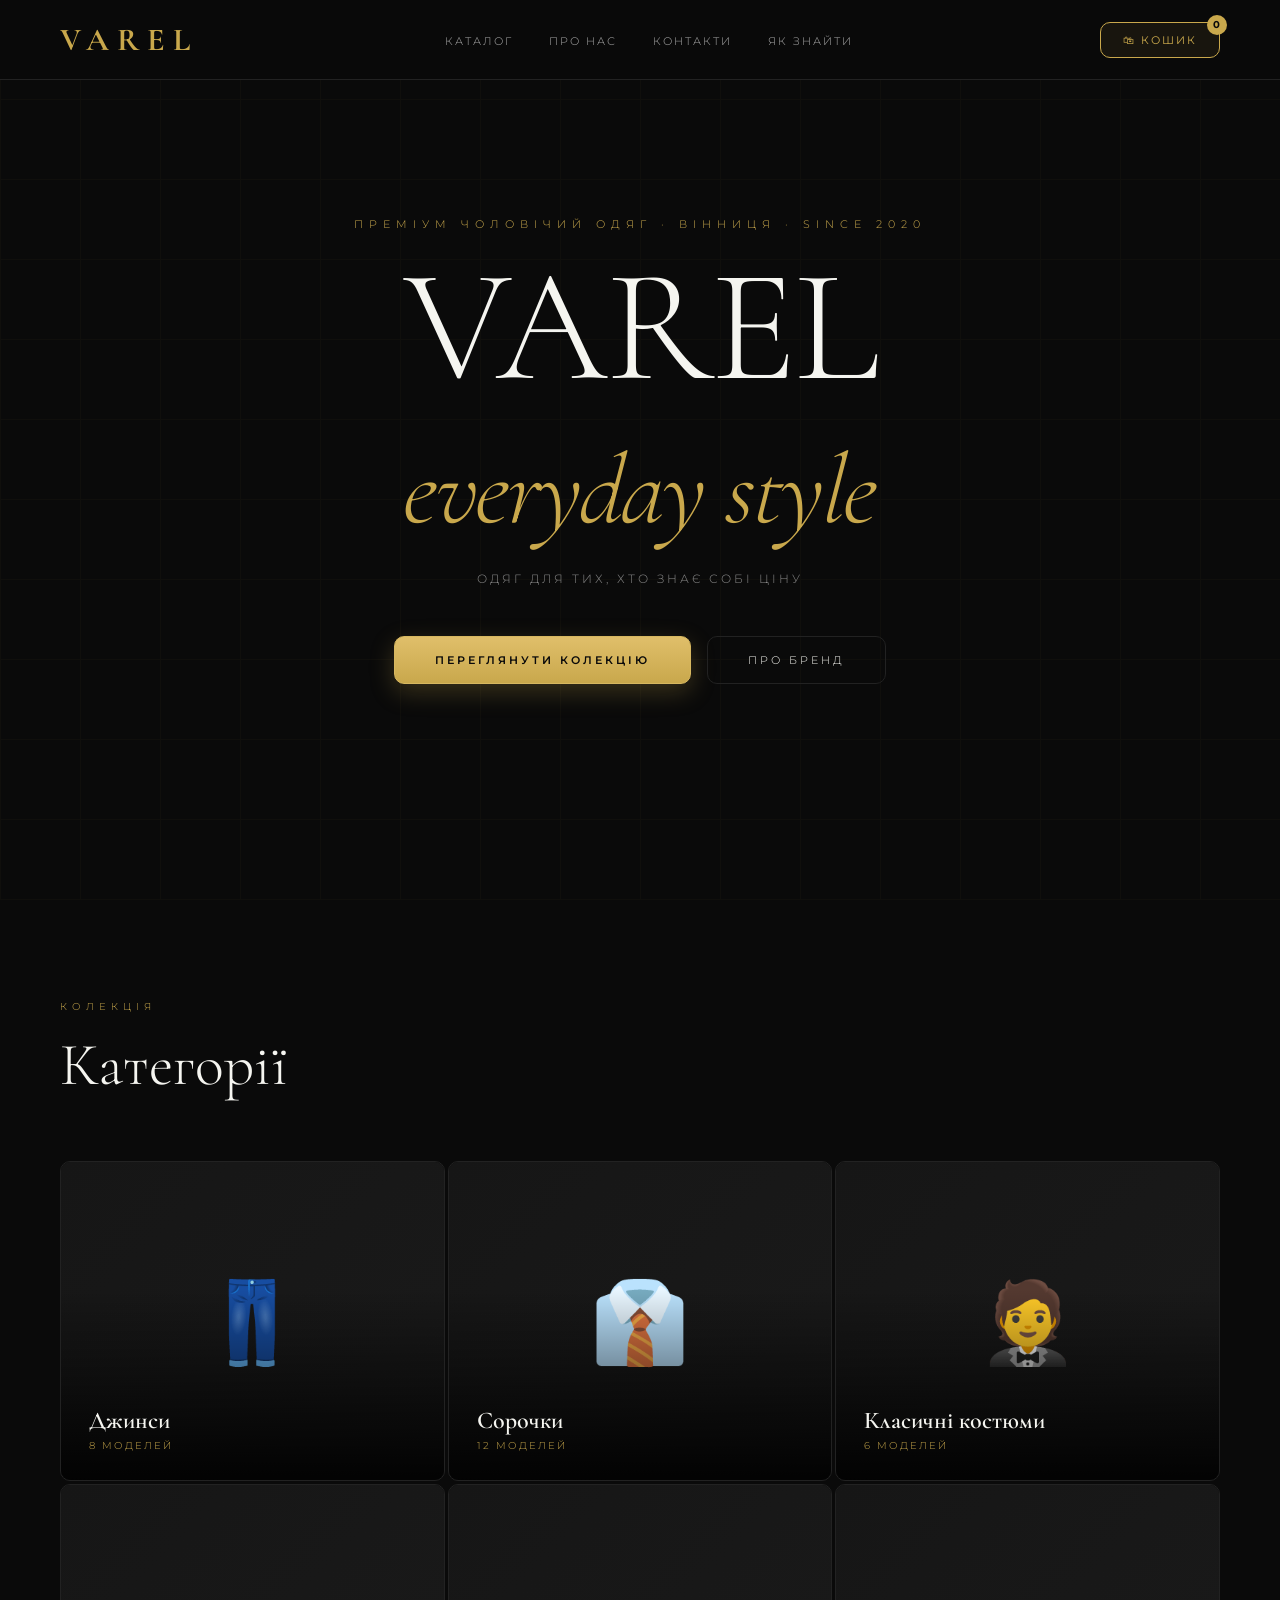
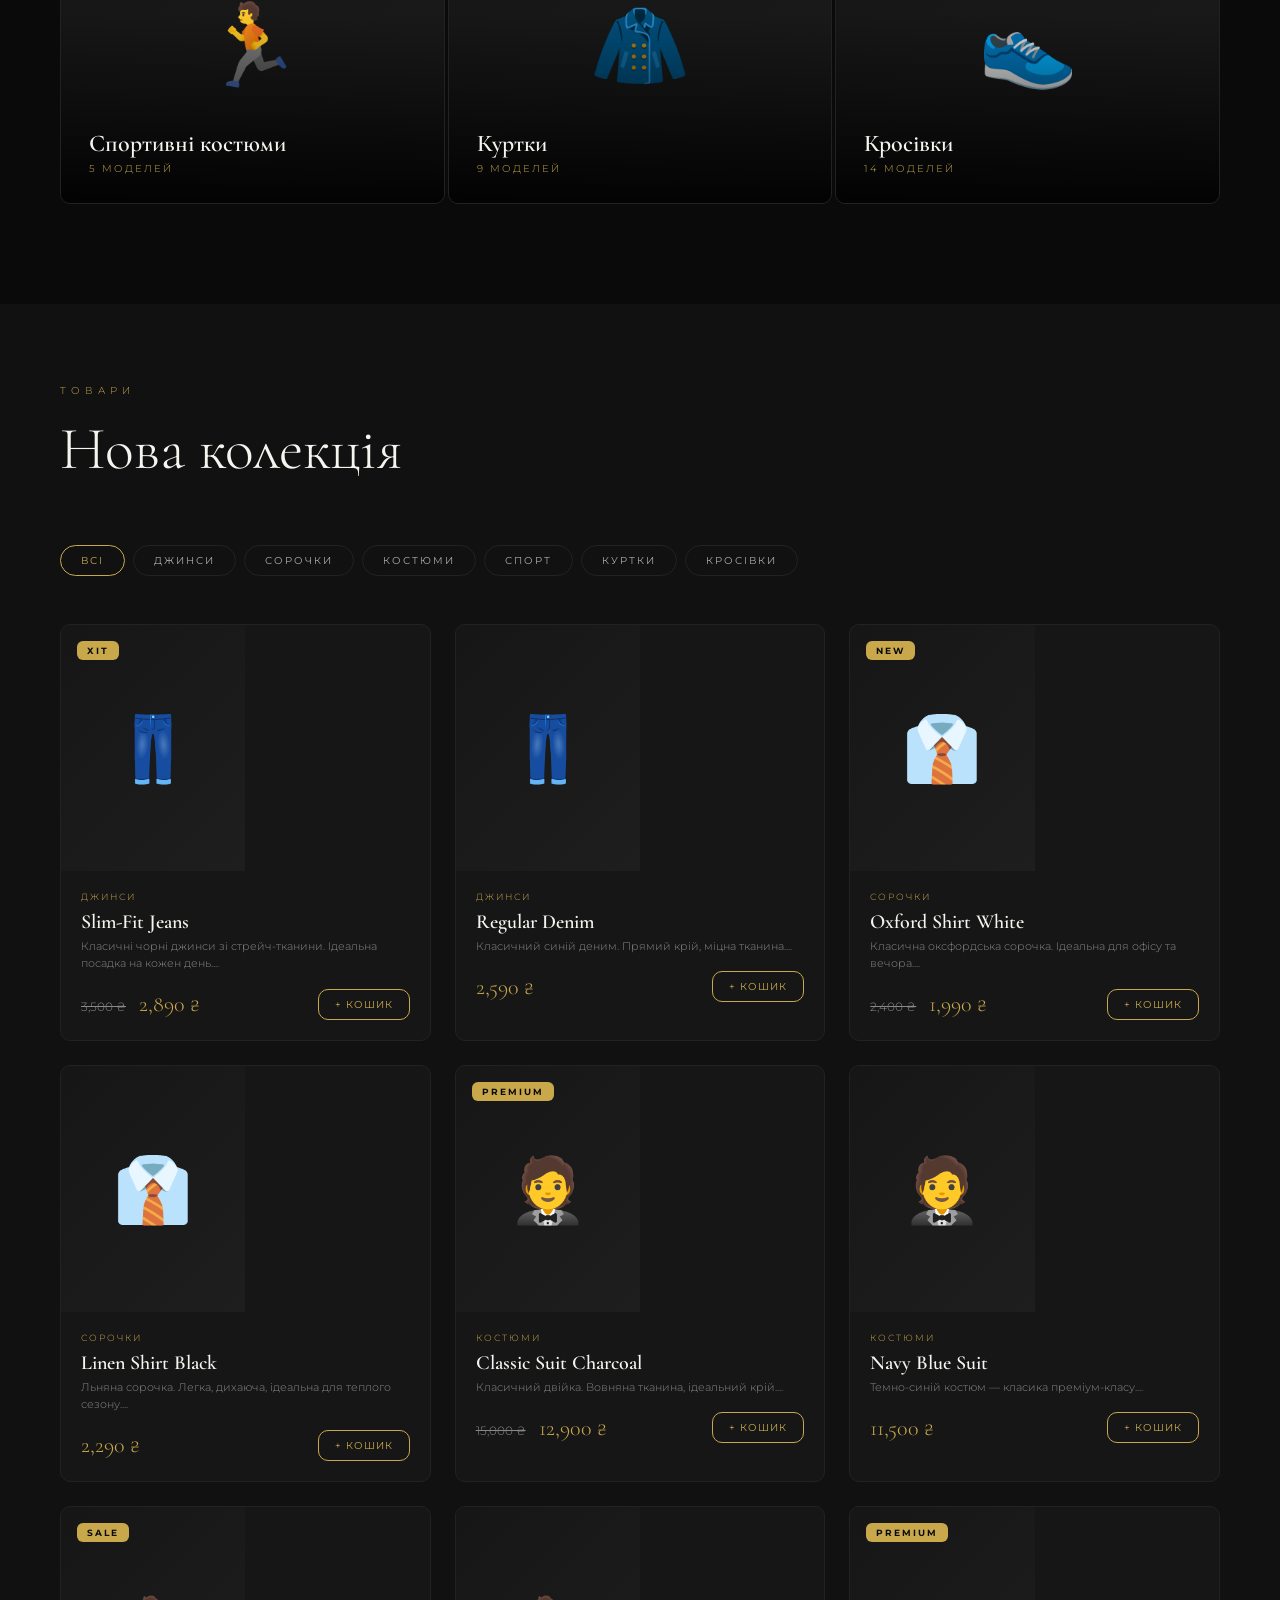
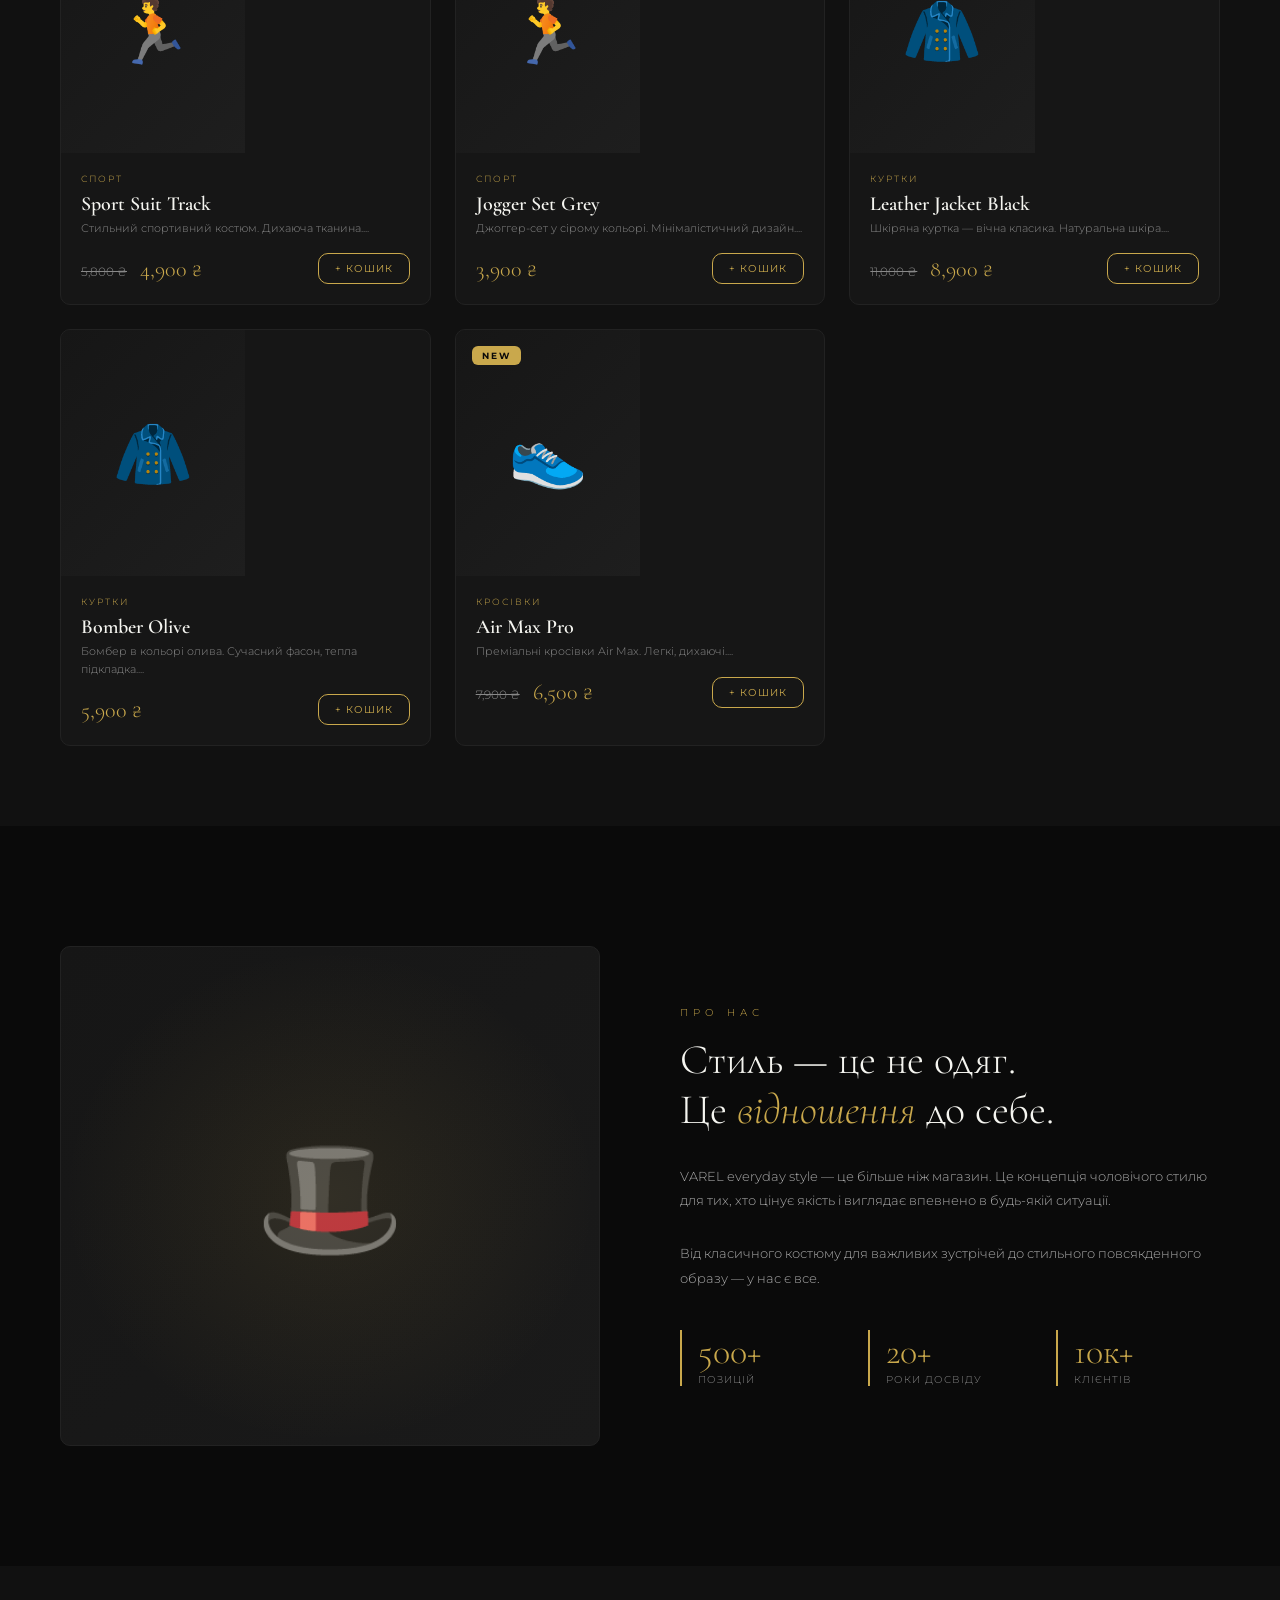
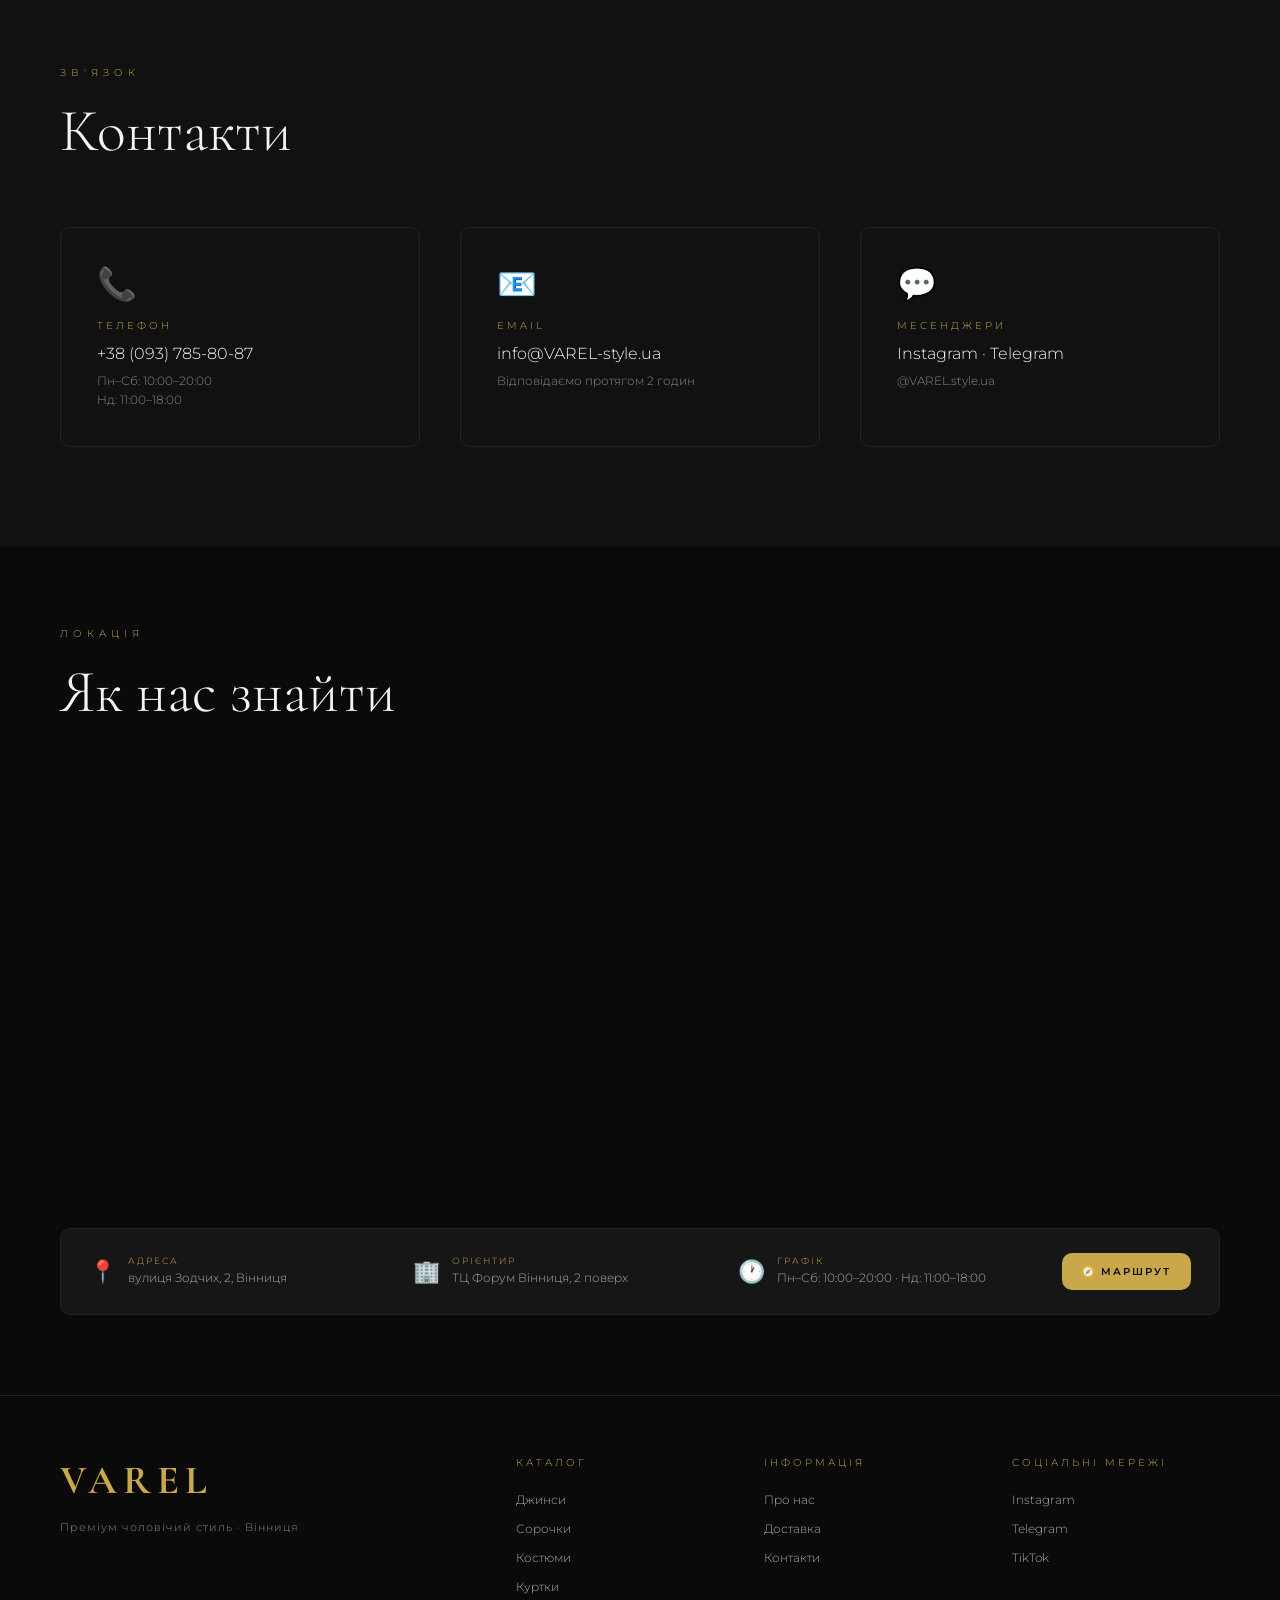
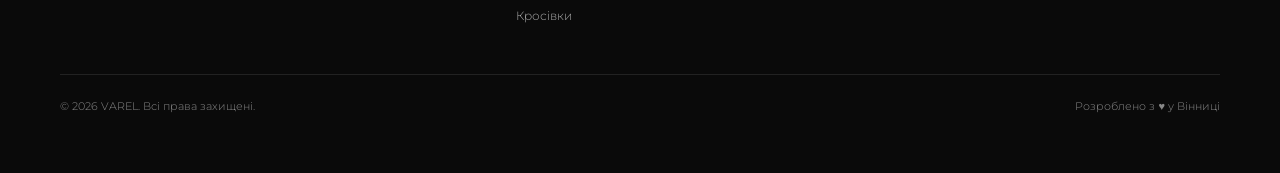
<file: frontend/index.html>
<!DOCTYPE html>
<html lang="uk">
<head>
  <meta charset="UTF-8">
  <meta name="viewport" content="width=device-width, initial-scale=1.0">
  <title>VAREL everyday style — Чоловічий Стиль</title>
  <link href="https://fonts.googleapis.com/css2?family=Cormorant+Garamond:wght@300;400;600;700&family=Montserrat:wght@300;400;500;600&display=swap" rel="stylesheet">
  <link rel="stylesheet" href="css/main.css">
  <link rel="stylesheet" href="css/hero.css">
  <link rel="stylesheet" href="css/products.css">
  <link rel="stylesheet" href="css/cart.css">
  <link rel="stylesheet" href="css/checkout.css">
</head>
<body>

<nav>
  <a href="#" class="nav-logo">VAREL</a>
  <ul class="nav-links">
    <li><a href="#catalogue">Каталог</a></li>
    <li><a href="#about">Про нас</a></li>
    <li><a href="#contact">Контакти</a></li>
    <li><a href="#find-us">Як знайти</a></li>
  </ul>
  <div>
    <button class="cart-btn" onclick="toggleCart()">
      🛍 Кошик <span class="cart-count" id="cartCount">0</span>
    </button>
  </div>
</nav>

<section class="hero" id="home">
  <div class="hero-overlay"></div>
  <div class="hero-lines"></div>
  <div class="hero-content">
    <p class="hero-label">Преміум чоловічий одяг · Вінниця · Since 2020</p>
    <h1 class="hero-title">VAREL<br><span>everyday style</span></h1>
    <p class="hero-sub">Одяг для тих, хто знає собі ціну</p>
    <div class="hero-cta">
      <a href="#products" class="btn-primary">Переглянути колекцію</a>
      <a href="#about" class="btn-outline">Про бренд</a>
    </div>
  </div>
</section>

<section class="section" id="catalogue">
  <p class="section-label">Колекція</p>
  <h2 class="section-title">Категорії</h2>
  <div class="categories-grid">
    <div class="cat-card" onclick="goToProducts('Джинси')">
      <div class="cat-img">👖</div>
      <div class="cat-overlay"><div class="cat-name">Джинси</div><div class="cat-count">8 моделей</div></div>
    </div>
    <div class="cat-card" onclick="goToProducts('Сорочки')">
      <div class="cat-img">👔</div>
      <div class="cat-overlay"><div class="cat-name">Сорочки</div><div class="cat-count">12 моделей</div></div>
    </div>
    <div class="cat-card" onclick="goToProducts('Костюми')">
      <div class="cat-img">🤵</div>
      <div class="cat-overlay"><div class="cat-name">Класичні костюми</div><div class="cat-count">6 моделей</div></div>
    </div>
    <div class="cat-card" onclick="goToProducts('Спорт')">
      <div class="cat-img">🏃</div>
      <div class="cat-overlay"><div class="cat-name">Спортивні костюми</div><div class="cat-count">5 моделей</div></div>
    </div>
    <div class="cat-card" onclick="goToProducts('Куртки')">
      <div class="cat-img">🧥</div>
      <div class="cat-overlay"><div class="cat-name">Куртки</div><div class="cat-count">9 моделей</div></div>
    </div>
    <div class="cat-card" onclick="goToProducts('Кросівки')">
      <div class="cat-img">👟</div>
      <div class="cat-overlay"><div class="cat-name">Кросівки</div><div class="cat-count">14 моделей</div></div>
    </div>
  </div>
</section>

<section class="products-section" id="products">
  <p class="section-label">Товари</p>
  <h2 class="section-title">Нова колекція</h2>
  <div class="filters" id="filtersBar">
    <button class="filter-btn active" onclick="filterProducts('all', this)">Всі</button>
    <button class="filter-btn" onclick="filterProducts('Джинси', this)">Джинси</button>
    <button class="filter-btn" onclick="filterProducts('Сорочки', this)">Сорочки</button>
    <button class="filter-btn" onclick="filterProducts('Костюми', this)">Костюми</button>
    <button class="filter-btn" onclick="filterProducts('Спорт', this)">Спорт</button>
    <button class="filter-btn" onclick="filterProducts('Куртки', this)">Куртки</button>
    <button class="filter-btn" onclick="filterProducts('Кросівки', this)">Кросівки</button>
  </div>
  <div class="products-grid" id="productsGrid"></div>
</section>

<section class="about-section" id="about">
  <div class="about-visual fade-in">🎩</div>
  <div class="about-content fade-in">
    <p class="section-label">Про нас</p>
    <h2 class="about-quote">Стиль — це не одяг.<br>Це <em>відношення</em> до себе.</h2>
    <p class="about-text">VAREL everyday style — це більше ніж магазин. Це концепція чоловічого стилю для тих, хто цінує якість і виглядає впевнено в будь-якій ситуації.</p>
    <p class="about-text">Від класичного костюму для важливих зустрічей до стильного повсякденного образу — у нас є все.</p>
    <div class="about-stats">
      <div class="stat"><div class="stat-num">500+</div><div class="stat-label">Позицій</div></div>
      <div class="stat"><div class="stat-num">20+</div><div class="stat-label">Роки досвіду</div></div>
      <div class="stat"><div class="stat-num">10к+</div><div class="stat-label">Клієнтів</div></div>
    </div>
  </div>
</section>

<section class="contact-section" id="contact">
  <p class="section-label">Зв'язок</p>
  <h2 class="section-title">Контакти</h2>
  <div class="contact-grid">
    <div class="contact-card fade-in">
      <div class="contact-icon">📞</div>
      <div class="contact-type">Телефон</div>
      <div class="contact-value">+38 (093) 785-80-87</div>
      <div class="contact-desc">Пн–Сб: 10:00–20:00<br>Нд: 11:00–18:00</div>
    </div>
    <div class="contact-card fade-in">
      <div class="contact-icon">📧</div>
      <div class="contact-type">Email</div>
      <div class="contact-value">info@VAREL-style.ua</div>
      <div class="contact-desc">Відповідаємо протягом 2 годин</div>
    </div>
    <div class="contact-card fade-in">
      <div class="contact-icon">💬</div>
      <div class="contact-type">Месенджери</div>
      <div class="contact-value">Instagram · Telegram</div>
      <div class="contact-desc">@VAREL.style.ua</div>
    </div>
  </div>
</section>

<section class="map-section" id="find-us">
  <p class="section-label">Локація</p>
  <h2 class="section-title">Як нас знайти</h2>
  <div class="map-wrapper">
    <iframe
      src="https://www.google.com/maps/embed?pb=!1m18!1m12!1m3!1d10358.173992578399!2d28.45437292773304!3d49.219374943458206!2m3!1f0!2f0!3f0!3m2!1i1024!2i768!4f13.1!3m3!1m2!1s0x472d5b86848059eb%3A0x9738e1a7621a80e4!2z0LLRg9C70LjRhtGPINCX0L7QtNGH0LjRhSwgMiwg0JLRltC90L3QuNGG0Y8sINCS0ZbQvdC90LjRhtGM0LrQsCDQvtCx0LvQsNGB0YLRjCwgMjEwMDA!5e1!3m2!1suk!2sua!4v1773686205527!5m2!1suk!2sua"
      width="100%" height="420" style="border:0;"
      allowfullscreen="" loading="lazy"
      referrerpolicy="no-referrer-when-downgrade">
    </iframe>
    <div class="map-info">
      <div class="map-info-item">
        <span class="map-info-icon">📍</span>
        <div><div class="map-info-title">Адреса</div><div class="map-info-text">вулиця Зодчих, 2, Вінниця</div></div>
      </div>
      <div class="map-info-item">
        <span class="map-info-icon">🏢</span>
        <div><div class="map-info-title">Орієнтир</div><div class="map-info-text">ТЦ Форум Вінниця, 2 поверх</div></div>
      </div>
      <div class="map-info-item">
        <span class="map-info-icon">🕐</span>
        <div><div class="map-info-title">Графік</div><div class="map-info-text">Пн–Сб: 10:00–20:00 · Нд: 11:00–18:00</div></div>
      </div>
      <a href="https://maps.google.com/?q=вулиця+Зодчих+2+Вінниця" target="_blank" class="map-directions-btn">🧭 Маршрут</a>
    </div>
  </div>
</section>

<footer>
  <div>
    <div class="footer-logo">VAREL</div>
    <p class="footer-tagline">Преміум чоловічий стиль · Вінниця</p>
  </div>
  <div>
    <div class="footer-col-title">Каталог</div>
    <ul class="footer-links">
      <li><a href="#" onclick="goToProducts('Джинси')">Джинси</a></li>
      <li><a href="#" onclick="goToProducts('Сорочки')">Сорочки</a></li>
      <li><a href="#" onclick="goToProducts('Костюми')">Костюми</a></li>
      <li><a href="#" onclick="goToProducts('Куртки')">Куртки</a></li>
      <li><a href="#" onclick="goToProducts('Кросівки')">Кросівки</a></li>
    </ul>
  </div>
  <div>
    <div class="footer-col-title">Інформація</div>
    <ul class="footer-links">
      <li><a href="#about">Про нас</a></li>
      <li><a href="#find-us">Доставка</a></li>
      <li><a href="#contact">Контакти</a></li>
    </ul>
  </div>
  <div>
    <div class="footer-col-title">Соціальні мережі</div>
    <ul class="footer-links">
      <li><a href="#">Instagram</a></li>
      <li><a href="#">Telegram</a></li>
      <li><a href="#">TikTok</a></li>
    </ul>
  </div>
  <div class="footer-bottom">
    <span>© 2026 VAREL. Всі права захищені.</span>
    <span>Розроблено з ♥ у Вінниці</span>
  </div>
</footer>

<!-- MODALS -->
<div class="modal-overlay" id="productModal">
  <div class="modal">
    <button class="modal-close" onclick="closeModal()">✕</button>
    <div class="modal-img" id="modalImg"></div>
    <div class="modal-content">
      <div class="modal-cat" id="modalCat"></div>
      <h2 class="modal-name" id="modalName"></h2>
      <p class="modal-desc" id="modalDesc"></p>
      <div class="modal-price" id="modalPrice"></div>
      <div class="size-label">Оберіть розмір</div>
      <div class="sizes" id="modalSizes"></div>
      <div class="qty-label">Кількість</div>
      <div class="qty-control">
        <button class="qty-btn" onclick="changeQty(-1)">−</button>
        <div class="qty-num" id="qtyNum">1</div>
        <button class="qty-btn" onclick="changeQty(1)">+</button>
      </div>
      <button class="modal-add-btn" onclick="addToCartFromModal()">Додати до кошика</button>
      <div class="modal-details" id="modalDetails"></div>
    </div>
  </div>
</div>

<div class="backdrop" id="backdrop" onclick="toggleCart()"></div>
<div class="cart-sidebar" id="cartSidebar">
  <div class="cart-header">
    <h2 class="cart-title">Кошик</h2>
    <button class="cart-close-btn" onclick="toggleCart()">✕</button>
  </div>
  <div class="cart-items" id="cartItems"></div>
  <div class="cart-footer" id="cartFooter" style="display:none">
    <div class="cart-total-row">
      <span class="cart-total-label">Разом</span>
      <span class="cart-total-price" id="cartTotal">0 ₴</span>
    </div>
    <button class="checkout-btn" onclick="openCheckout()">Оформити замовлення</button>
  </div>
</div>

<div class="checkout-modal" id="checkoutModal">
  <div class="checkout-box">
    <button class="modal-close" onclick="closeCheckout()" style="position:absolute;top:20px;right:20px;background:none;border:none;color:#888;font-size:24px;cursor:pointer;">✕</button>
    <div id="checkoutForm">
      <h2 class="checkout-title">Оформлення</h2>
      <p class="checkout-sub">Заповніть дані для замовлення</p>
      <div class="form-section">
        <div class="form-section-title">Особисті дані</div>
        <div class="form-row">
          <div class="form-group"><label>Ім'я</label><input type="text" id="firstName" placeholder="Олексій"></div>
          <div class="form-group"><label>Прізвище</label><input type="text" id="lastName" placeholder="Шевченко"></div>
        </div>
        <div class="form-row">
          <div class="form-group"><label>Телефон</label><input type="tel" id="phone" placeholder="+380"></div>
          <div class="form-group"><label>Email</label><input type="email" id="email" placeholder="email@gmail.com"></div>
        </div>
      </div>
      <div class="form-section">
        <div class="form-section-title">Доставка</div>
        <div class="delivery-options">
          <div class="delivery-option selected" id="del-nova" onclick="selectDelivery('nova')">
            <div class="delivery-option-icon">🚀</div>
            <div class="delivery-option-name">Нова Пошта</div>
            <div class="delivery-option-price">від 70 ₴</div>
          </div>
          <div class="delivery-option" id="del-ukr" onclick="selectDelivery('ukr')">
            <div class="delivery-option-icon">📮</div>
            <div class="delivery-option-name">Укрпошта</div>
            <div class="delivery-option-price">від 35 ₴</div>
          </div>
        </div>
        <div class="form-group"><label>Місто</label><input type="text" id="city" placeholder="Вінниця"></div>
        <div class="form-group"><label>Відділення</label><input type="text" id="branch" placeholder="Відділення №5"></div>
      </div>
      <div class="form-section">
        <div class="form-section-title">Оплата</div>
        <div class="payment-options">
          <div class="payment-option selected" id="pay-card" onclick="selectPayment('card')">
            <div class="payment-option-icon">💳</div>
            <div><div class="payment-option-name">Карткою онлайн</div><div class="payment-option-desc">Visa, Mastercard, Apple Pay</div></div>
          </div>
          <div class="payment-option" id="pay-cash" onclick="selectPayment('cash')">
            <div class="payment-option-icon">💵</div>
            <div><div class="payment-option-name">При отриманні</div><div class="payment-option-desc">Готівка або картка на пошті</div></div>
          </div>
        </div>
      </div>
      <div class="order-summary">
        <div class="order-summary-title">Ваше замовлення</div>
        <div id="orderSummaryItems"></div>
        <div class="order-line total"><span>Разом</span><span id="orderTotal">0 ₴</span></div>
      </div>
      <button class="submit-order-btn" onclick="submitOrder()">Підтвердити замовлення →</button>
    </div>
    <div class="success-screen" id="successScreen">
      <div class="success-icon">✅</div>
      <h2 class="success-title">Замовлення прийнято!</h2>
      <p class="success-text">Менеджер зв'яжеться з вами протягом 30 хвилин.</p>
      <button class="btn-primary" onclick="closeCheckout();closeCart();" style="margin:0 auto">Повернутись до покупок</button>
    </div>
  </div>
</div>

<div class="toast" id="toast"></div>

<script src="js/products.js"></script>
<script src="js/cart.js"></script>
<script src="js/checkout.js"></script>
<script src="js/ui.js"></script>
</body>
</html>
</file>
<file: frontend/css/main.css>
/* ── ЗМІННІ ── */
:root {
  --black: #0a0a0a;
  --dark: #111111;
  --card: #161616;
  --border: #222222;
  --gold: #c9a84c;
  --gold-light: #e8c97a;
  --white: #f5f5f0;
  --grey: #888888;
  --grey-light: #aaaaaa;
  --red: #c0392b;
  --r: 10px;
  --rs: 6px;
  --rp: 999px;
}

/* ── RESET ── */
* { margin: 0; padding: 0; box-sizing: border-box; }
html { scroll-behavior: smooth; }
body {
  background: var(--black);
  color: var(--white);
  font-family: 'Montserrat', sans-serif;
  font-weight: 300;
  overflow-x: hidden;
}
::-webkit-scrollbar { width: 4px; }
::-webkit-scrollbar-track { background: var(--dark); }
::-webkit-scrollbar-thumb { background: var(--gold); border-radius: 2px; }

/* ── АНІМАЦІЇ ── */
@keyframes fadeUp {
  from { opacity: 0; transform: translateY(30px); }
  to { opacity: 1; transform: translateY(0); }
}
.fade-in { opacity: 0; transform: translateY(20px); transition: opacity .6s ease, transform .6s ease; }
.fade-in.visible { opacity: 1; transform: translateY(0); }

/* ── КНОПКИ ── */
.btn-primary {
  background: linear-gradient(180deg, #e0bf6a, var(--gold));
  color: var(--black);
  padding: 16px 40px;
  border: 1px solid #d6b760;
  border-radius: var(--r);
  font-family: 'Montserrat', sans-serif;
  font-size: 11px; letter-spacing: 3px; text-transform: uppercase;
  cursor: pointer; transition: all .3s;
  text-decoration: none; font-weight: 600;
  display: inline-block;
  box-shadow: 0 8px 24px rgba(201,168,76,.25);
}
.btn-primary:hover { transform: translateY(-3px); box-shadow: 0 14px 32px rgba(201,168,76,.35); }
.btn-outline {
  background: none; color: var(--white);
  padding: 16px 40px;
  border: 1px solid var(--border);
  border-radius: var(--r);
  font-family: 'Montserrat', sans-serif;
  font-size: 11px; letter-spacing: 3px; text-transform: uppercase;
  cursor: pointer; transition: all .3s;
  text-decoration: none; display: inline-block;
}
.btn-outline:hover { border-color: var(--gold); color: var(--gold); transform: translateY(-2px); }

/* ── SECTION HELPERS ── */
.section { padding: 100px 60px; }
.section-label { font-size: 10px; letter-spacing: 5px; text-transform: uppercase; color: var(--gold); margin-bottom: 16px; }
.section-title { font-family: 'Cormorant Garamond', serif; font-size: clamp(36px,5vw,60px); font-weight: 300; margin-bottom: 60px; }

/* ── NAV ── */
nav {
  position: fixed; top: 0; left: 0; right: 0; z-index: 1000;
  display: flex; align-items: center; justify-content: space-between;
  padding: 20px 60px;
  background: rgba(10,10,10,.96);
  border-bottom: 1px solid var(--border);
  backdrop-filter: blur(12px);
}
.nav-logo { font-family: 'Cormorant Garamond', serif; font-size: 32px; font-weight: 700; letter-spacing: 8px; color: var(--gold); text-decoration: none; }
.nav-links { display: flex; gap: 36px; list-style: none; }
.nav-links a { color: var(--grey-light); text-decoration: none; font-size: 11px; letter-spacing: 2px; text-transform: uppercase; transition: color .3s; }
.nav-links a:hover { color: var(--gold); }
.cart-btn {
  position: relative;
  background: rgba(201,168,76,.08); border: 1px solid var(--gold);
  border-radius: var(--r); color: var(--gold); padding: 10px 22px;
  font-family: 'Montserrat', sans-serif; font-size: 11px; letter-spacing: 2px; text-transform: uppercase;
  cursor: pointer; transition: all .3s;
}
.cart-btn:hover { background: var(--gold); color: var(--black); transform: translateY(-2px); }
.cart-count {
  position: absolute; top: -8px; right: -8px;
  background: var(--gold); color: var(--black);
  width: 20px; height: 20px; border-radius: 50%;
  font-size: 10px; font-weight: 700;
  display: flex; align-items: center; justify-content: center;
}

/* ── TOAST ── */
.toast {
  position: fixed; bottom: 32px; right: 32px;
  background: var(--gold); color: var(--black);
  padding: 14px 24px; font-size: 12px; letter-spacing: 1px;
  border-radius: var(--r); z-index: 5000;
  transform: translateY(100px); opacity: 0; transition: all .4s;
  box-shadow: 0 8px 24px rgba(201,168,76,.4);
}
.toast.show { transform: translateY(0); opacity: 1; }

/* ── ABOUT ── */
.about-section { padding: 120px 60px; display: grid; grid-template-columns: 1fr 1fr; gap: 80px; align-items: center; }
.about-visual { height: 500px; background: linear-gradient(135deg,#161616,#1a1a1a); border: 1px solid var(--border); border-radius: var(--r); display: flex; align-items: center; justify-content: center; font-size: 120px; position: relative; overflow: hidden; }
.about-visual::before { content: ''; position: absolute; inset: 0; background: radial-gradient(ellipse at center,rgba(201,168,76,.1) 0%,transparent 70%); }
.about-quote { font-family: 'Cormorant Garamond', serif; font-size: 42px; font-weight: 300; line-height: 1.2; margin-bottom: 28px; }
.about-quote em { color: var(--gold); font-style: italic; }
.about-text { font-size: 13px; color: var(--grey-light); line-height: 1.9; margin-bottom: 28px; }
.about-stats { display: grid; grid-template-columns: repeat(3,1fr); gap: 24px; margin-top: 40px; }
.stat { border-left: 2px solid var(--gold); padding-left: 16px; }
.stat-num { font-family: 'Cormorant Garamond', serif; font-size: 36px; color: var(--gold); }
.stat-label { font-size: 10px; letter-spacing: 1px; color: var(--grey); text-transform: uppercase; }

/* ── CONTACT ── */
.contact-section { padding: 100px 60px; background: var(--dark); }
.contact-grid { display: grid; grid-template-columns: repeat(3,1fr); gap: 40px; margin-top: 60px; }
.contact-card { border: 1px solid var(--border); border-radius: var(--r); padding: 36px; transition: all .3s; }
.contact-card:hover { border-color: var(--gold); box-shadow: 0 8px 32px rgba(201,168,76,.1); }
.contact-icon { font-size: 32px; margin-bottom: 16px; }
.contact-type { font-size: 10px; letter-spacing: 3px; text-transform: uppercase; color: var(--gold); margin-bottom: 12px; }
.contact-value { font-size: 16px; margin-bottom: 8px; }
.contact-desc { font-size: 12px; color: var(--grey); line-height: 1.6; }

/* ── MAP ── */
.map-section { padding: 80px 60px; }
.map-wrapper { display: flex; flex-direction: column; gap: 20px; }
.map-wrapper iframe { border-radius: var(--r); filter: grayscale(20%) contrast(1.05); }
.map-info { display: grid; grid-template-columns: repeat(3,1fr) auto; gap: 16px; align-items: center; background: var(--card); border: 1px solid var(--border); border-radius: var(--r); padding: 24px 28px; }
.map-info-item { display: flex; align-items: center; gap: 12px; }
.map-info-icon { font-size: 22px; flex-shrink: 0; }
.map-info-title { font-size: 9px; letter-spacing: 2px; text-transform: uppercase; color: var(--gold); margin-bottom: 4px; }
.map-info-text { font-size: 12px; color: var(--grey-light); line-height: 1.4; }
.map-directions-btn { background: var(--gold); color: var(--black); padding: 12px 20px; border-radius: var(--r); font-family: 'Montserrat', sans-serif; font-size: 10px; letter-spacing: 2px; text-transform: uppercase; text-decoration: none; font-weight: 600; transition: all .3s; white-space: nowrap; }
.map-directions-btn:hover { background: var(--gold-light); transform: translateY(-2px); }

/* ── FOOTER ── */
footer { padding: 60px; border-top: 1px solid var(--border); display: grid; grid-template-columns: 2fr 1fr 1fr 1fr; gap: 40px; }
.footer-logo { font-family: 'Cormorant Garamond', serif; font-size: 40px; color: var(--gold); letter-spacing: 6px; font-weight: 700; margin-bottom: 16px; }
.footer-tagline { font-size: 11px; color: var(--grey); letter-spacing: 1px; }
.footer-col-title { font-size: 10px; letter-spacing: 3px; text-transform: uppercase; color: var(--gold); margin-bottom: 20px; }
.footer-links { list-style: none; }
.footer-links li { margin-bottom: 10px; }
.footer-links a { color: var(--grey-light); text-decoration: none; font-size: 12px; transition: color .3s; }
.footer-links a:hover { color: var(--gold); }
.footer-bottom { grid-column: 1/-1; border-top: 1px solid var(--border); padding-top: 24px; display: flex; justify-content: space-between; font-size: 11px; color: var(--grey); }

/* ── RESPONSIVE ── */
@media(max-width:768px) {
  nav { padding: 16px 20px; }
  .nav-links { display: none; }
  .section { padding: 60px 20px; }
  .about-section { grid-template-columns: 1fr; padding: 60px 20px; }
  .contact-grid { grid-template-columns: 1fr; }
  footer { grid-template-columns: 1fr 1fr; padding: 40px 20px; }
  .map-info { grid-template-columns: 1fr; }
}
</file>
<file: frontend/css/hero.css>
/* ── HERO ── */
.hero {
  height: 100vh;
  display: flex; align-items: center; justify-content: center;
  position: relative; overflow: hidden;
  background: #0a0a0a;
  /* background-image підключається через JS або inline style */
  background-size: 50% auto;
  background-repeat: no-repeat;
  background-position: left top;
}
.hero-overlay {
  position: absolute; inset: 0;
  background: linear-gradient(to right, rgba(10,10,10,.88) 0%, rgba(10,10,10,.55) 50%, rgba(10,10,10,.75) 100%);
}
.hero-lines {
  position: absolute; inset: 0; opacity: .03;
  background-image:
    repeating-linear-gradient(0deg, var(--gold) 0, var(--gold) 1px, transparent 1px, transparent 80px),
    repeating-linear-gradient(90deg, var(--gold) 0, var(--gold) 1px, transparent 1px, transparent 80px);
}
.hero-content { position: relative; text-align: center; z-index: 2; }
.hero-label { font-size: 11px; letter-spacing: 6px; text-transform: uppercase; color: var(--gold); margin-bottom: 24px; animation: fadeUp 1s ease both; }
.hero-title { font-family: 'Cormorant Garamond', serif; font-size: clamp(84px,14vw,160px); font-weight: 300; line-height: .9; letter-spacing: -2px; animation: fadeUp 1s ease .2s both; }
.hero-title span { color: var(--gold); font-style: oblique 18deg; font-size: 0.62em; transform: skewX(-4deg); display: inline-block; }
.hero-sub { font-size: 12px; letter-spacing: 3px; text-transform: uppercase; color: var(--grey); margin-top: 28px; animation: fadeUp 1s ease .4s both; }
.hero-cta { margin-top: 50px; display: flex; gap: 16px; justify-content: center; animation: fadeUp 1s ease .6s both; }

@media(max-width:768px) {
  .hero { background-size: 90% auto; }
  .hero-cta { flex-direction: column; align-items: center; }
}
</file>
<file: frontend/css/products.css>
/* ── CATEGORIES ── */
.categories-grid { display: grid; grid-template-columns: repeat(3,1fr); gap: 3px; }
.cat-card { position: relative; height: 320px; background: var(--card); border: 1px solid var(--border); border-radius: var(--r); overflow: hidden; cursor: pointer; transition: all .4s; }
.cat-card:hover { border-color: var(--gold); }
.cat-img { width: 100%; height: 100%; display: flex; align-items: center; justify-content: center; font-size: 80px; background: linear-gradient(135deg,#161616,#1a1a1a); transition: transform .6s ease; pointer-events: none; }
.cat-card:hover .cat-img { transform: scale(1.05); }
.cat-overlay { position: absolute; inset: 0; background: linear-gradient(to top,rgba(0,0,0,.9) 0%,transparent 60%); display: flex; flex-direction: column; justify-content: flex-end; padding: 28px; pointer-events: none; }
.cat-name { font-family: 'Cormorant Garamond', serif; font-size: 24px; font-weight: 600; }
.cat-count { font-size: 10px; letter-spacing: 2px; color: var(--gold); text-transform: uppercase; margin-top: 4px; }

/* ── PRODUCTS ── */
.products-section { padding: 80px 60px; background: var(--dark); }
.filters { display: flex; gap: 8px; margin-bottom: 48px; flex-wrap: wrap; }
.filter-btn { padding: 8px 20px; border: 1px solid var(--border); border-radius: var(--rp); background: none; color: var(--grey-light); font-family: 'Montserrat', sans-serif; font-size: 10px; letter-spacing: 2px; text-transform: uppercase; cursor: pointer; transition: all .3s; }
.filter-btn.active, .filter-btn:hover { border-color: var(--gold); color: var(--gold); }
.products-grid { display: grid; grid-template-columns: repeat(auto-fill,minmax(280px,1fr)); gap: 24px; }
.product-card { background: var(--card); border: 1px solid var(--border); border-radius: var(--r); transition: all .3s; cursor: pointer; overflow: hidden; }
.product-card:hover { border-color: var(--gold); transform: translateY(-4px); box-shadow: 0 20px 40px rgba(0,0,0,.5); }
.product-img { width: 50%; aspect-ratio: 3/4; display: flex; align-items: center; justify-content: center; font-size:
64px; background: linear-gradient(135deg,#161616,#1e1e1e); position: relative; }
.product-badge { position: absolute; top: 16px; left: 16px; background: var(--gold); color: var(--black); font-size: 9px; letter-spacing: 2px; text-transform: uppercase; padding: 4px 10px; font-weight: 700; border-radius: var(--rs); }
.product-info { padding: 20px; }
.product-cat { font-size: 9px; letter-spacing: 2px; text-transform: uppercase; color: var(--gold); margin-bottom: 8px; }
.product-name { font-family: 'Cormorant Garamond', serif; font-size: 20px; font-weight: 600; margin-bottom: 4px; }
.product-desc { font-size: 11px; color: var(--grey); margin-bottom: 16px; line-height: 1.6; }
.product-footer { display: flex; align-items: center; justify-content: space-between; }
.product-price { font-family: 'Cormorant Garamond', serif; font-size: 22px; color: var(--gold); }
.product-price span { font-size: 12px; color: var(--grey); text-decoration: line-through; margin-right: 8px; font-family: 'Montserrat', sans-serif; }
.add-cart-btn { background: none; border: 1px solid var(--gold); border-radius: var(--r); color: var(--gold); padding: 8px 16px; font-family: 'Montserrat', sans-serif; font-size: 10px; letter-spacing: 1px; text-transform: uppercase; cursor: pointer; transition: all .3s; }
.add-cart-btn:hover { background: var(--gold); color: var(--black); }

/* ── MODAL ── */
.modal-overlay { position: fixed; inset: 0; z-index: 2000; background: rgba(0,0,0,.92); display: none; align-items: center; justify-content: center; padding: 20px; backdrop-filter: blur(8px); }
.modal-overlay.open { display: flex; }
.modal { background: var(--card); border: 1px solid var(--border); border-radius: var(--r); max-width: 900px; width: 100%; max-height: 90vh; overflow-y: auto; position: relative; display: grid; grid-template-columns: 1fr 1fr; }
.modal-close { position: absolute; top: 20px; right: 20px; background: none; border: none; color: var(--grey); font-size: 24px; cursor: pointer; z-index: 10; transition: color .3s; }
.modal-close:hover { color: var(--gold); }
.modal-img { aspect-ratio: 1; display: flex; align-items: center; justify-content: center; font-size: 100px; background: linear-gradient(135deg,#161616,#1e1e1e); border-right: 1px solid var(--border); border-radius: var(--r) 0 0 var(--r); }
.modal-content { padding: 40px; }
.modal-cat { font-size: 10px; letter-spacing: 3px; text-transform: uppercase; color: var(--gold); margin-bottom: 12px; }
.modal-name { font-family: 'Cormorant Garamond', serif; font-size: 32px; font-weight: 600; margin-bottom: 8px; }
.modal-desc { font-size: 12px; color: var(--grey-light); line-height: 1.8; margin-bottom: 28px; }
.modal-price { font-family: 'Cormorant Garamond', serif; font-size: 36px; color: var(--gold); margin-bottom: 24px; }
.size-label { font-size: 10px; letter-spacing: 2px; text-transform: uppercase; color: var(--grey); margin-bottom: 12px; }
.sizes { display: flex; gap: 8px; flex-wrap: wrap; margin-bottom: 24px; }
.size-btn { width: 48px; height: 48px; border: 1px solid var(--border); border-radius: var(--rs); background: none; color: var(--grey-light); font-family: 'Montserrat', sans-serif; font-size: 12px; cursor: pointer; transition: all .2s; }
.size-btn:hover, .size-btn.selected { border-color: var(--gold); color: var(--gold); background: rgba(201,168,76,.08); }
.qty-label { font-size: 10px; letter-spacing: 2px; text-transform: uppercase; color: var(--grey); margin-bottom: 12px; }
.qty-control { display: flex; align-items: center; gap: 16px; margin-bottom: 28px; }
.qty-btn { width: 36px; height: 36px; border: 1px solid var(--border); border-radius: var(--rs); background: none; color: var(--white); font-size: 18px; cursor: pointer; transition: all .2s; }
.qty-btn:hover { border-color: var(--gold); color: var(--gold); }
.qty-num { font-family: 'Cormorant Garamond', serif; font-size: 24px; min-width: 30px; text-align: center; }
.modal-add-btn { width: 100%; background: linear-gradient(180deg,#e0bf6a,var(--gold)); color: var(--black); padding: 16px; border: none; border-radius: var(--r); font-family: 'Montserrat', sans-serif; font-size: 11px; letter-spacing: 3px; text-transform: uppercase; cursor: pointer; transition: all .3s; font-weight: 600; margin-bottom: 12px; }
.modal-add-btn:hover { transform: translateY(-2px); }
.modal-details { margin-top: 24px; border-top: 1px solid var(--border); padding-top: 24px; }
.modal-detail-row { display: flex; justify-content: space-between; padding: 8px 0; border-bottom: 1px solid var(--border); }
.modal-detail-key { font-size: 11px; color: var(--grey); }
.modal-detail-val { font-size: 11px; color: var(--white); }

@media(max-width:768px) {
  .categories-grid { grid-template-columns: 1fr; }
  .products-section { padding: 60px 20px; }
  .modal { grid-template-columns: 1fr; }
  .modal-img { display: none; }
}
</file>
<file: frontend/css/cart.css>
/* ── CART SIDEBAR ── */
.backdrop { position: fixed; inset: 0; background: rgba(0,0,0,.5); z-index: 2500; display: none; }
.backdrop.open { display: block; }
.cart-sidebar { position: fixed; right: -480px; top: 0; bottom: 0; width: 480px; background: var(--dark); border-left: 1px solid var(--border); z-index: 3000; transition: right .4s ease; display: flex; flex-direction: column; }
.cart-sidebar.open { right: 0; }
.cart-header { padding: 28px 32px; border-bottom: 1px solid var(--border); display: flex; align-items: center; justify-content: space-between; }
.cart-title { font-family: 'Cormorant Garamond', serif; font-size: 28px; }
.cart-close-btn { background: none; border: none; color: var(--grey); font-size: 24px; cursor: pointer; transition: color .3s; }
.cart-close-btn:hover { color: var(--gold); }
.cart-items { flex: 1; overflow-y: auto; padding: 24px 32px; }
.cart-item { display: grid; grid-template-columns: 64px 1fr auto; gap: 16px; align-items: center; padding: 16px 0; border-bottom: 1px solid var(--border); }
.cart-item-img { width: 64px; height: 64px; background: var(--card); display: flex; align-items: center; justify-content: center; font-size: 28px; border: 1px solid var(--border); border-radius: var(--rs); }
.cart-item-name { font-size: 13px; font-weight: 500; margin-bottom: 4px; }
.cart-item-size { font-size: 10px; color: var(--grey); }
.cart-item-price { font-family: 'Cormorant Garamond', serif; font-size: 18px; color: var(--gold); }
.cart-item-remove { background: none; border: none; color: var(--grey); cursor: pointer; font-size: 14px; margin-top: 4px; transition: color .2s; padding: 2px 6px; border-radius: var(--rs); }
.cart-item-remove:hover { color: var(--red); }
.cart-empty { text-align: center; padding: 60px 20px; color: var(--grey); }
.cart-empty-icon { font-size: 48px; margin-bottom: 16px; }
.cart-footer { padding: 24px 32px; border-top: 1px solid var(--border); background: var(--card); }
.cart-total-row { display: flex; justify-content: space-between; align-items: center; margin-bottom: 20px; }
.cart-total-label { font-size: 11px; letter-spacing: 2px; text-transform: uppercase; color: var(--grey); }
.cart-total-price { font-family: 'Cormorant Garamond', serif; font-size: 28px; color: var(--gold); }
.checkout-btn { width: 100%; background: linear-gradient(180deg,#e0bf6a,var(--gold)); color: var(--black); padding: 16px; border: none; border-radius: var(--r); font-family: 'Montserrat', sans-serif; font-size: 11px; letter-spacing: 3px; text-transform: uppercase; cursor: pointer; transition: all .3s; font-weight: 600; }
.checkout-btn:hover { transform: translateY(-2px); }

@media(max-width:768px) { .cart-sidebar { width: 100%; right: -100%; } }
</file>
<file: frontend/css/checkout.css>
/* ── CHECKOUT MODAL ── */
.checkout-modal { position: fixed; inset: 0; z-index: 4000; background: rgba(0,0,0,.95); display: none; align-items: center; justify-content: center; padding: 20px; backdrop-filter: blur(8px); }
.checkout-modal.open { display: flex; }
.checkout-box { background: var(--card); border: 1px solid var(--border); border-radius: var(--r); max-width: 600px; width: 100%; max-height: 90vh; overflow-y: auto; padding: 48px; position: relative; }
.checkout-title { font-family: 'Cormorant Garamond', serif; font-size: 36px; margin-bottom: 8px; }
.checkout-sub { font-size: 11px; color: var(--grey); letter-spacing: 1px; margin-bottom: 40px; }
.form-section { margin-bottom: 32px; }
.form-section-title { font-size: 10px; letter-spacing: 3px; text-transform: uppercase; color: var(--gold); margin-bottom: 16px; padding-bottom: 8px; border-bottom: 1px solid var(--border); }
.form-row { display: grid; grid-template-columns: 1fr 1fr; gap: 16px; }
.form-group { margin-bottom: 16px; }
.form-group label { font-size: 10px; letter-spacing: 1px; text-transform: uppercase; color: var(--grey); display: block; margin-bottom: 8px; }
.form-group input, .form-group select { width: 100%; background: var(--dark); border: 1px solid var(--border); border-radius: var(--rs); color: var(--white); padding: 12px 16px; font-family: 'Montserrat', sans-serif; font-size: 13px; transition: border-color .3s; outline: none; }
.form-group input:focus, .form-group select:focus { border-color: var(--gold); }
.delivery-options { display: grid; grid-template-columns: 1fr 1fr; gap: 12px; margin-bottom: 16px; }
.delivery-option { border: 1px solid var(--border); border-radius: var(--r); padding: 16px; cursor: pointer; transition: all .3s; }
.delivery-option.selected { border-color: var(--gold); background: rgba(201,168,76,.05); }
.delivery-option-name { font-size: 12px; font-weight: 500; margin-bottom: 4px; }
.delivery-option-price { font-size: 10px; color: var(--gold); }
.delivery-option-icon { font-size: 24px; margin-bottom: 8px; }
.payment-options { display: grid; gap: 12px; }
.payment-option { border: 1px solid var(--border); border-radius: var(--r); padding: 16px; cursor: pointer; transition: all .3s; display: flex; align-items: center; gap: 12px; }
.payment-option.selected { border-color: var(--gold); background: rgba(201,168,76,.05); }
.payment-option-icon { font-size: 24px; }
.payment-option-name { font-size: 12px; font-weight: 500; }
.payment-option-desc { font-size: 10px; color: var(--grey); }
.order-summary { background: var(--dark); border-radius: var(--r); padding: 20px; margin-bottom: 24px; }
.order-summary-title { font-size: 10px; letter-spacing: 2px; text-transform: uppercase; color: var(--gold); margin-bottom: 16px; }
.order-line { display: flex; justify-content: space-between; font-size: 12px; padding: 6px 0; }
.order-line.total { border-top: 1px solid var(--border); padding-top: 12px; margin-top: 8px; font-size: 16px; font-family: 'Cormorant Garamond', serif; color: var(--gold); }
.submit-order-btn { width: 100%; background: linear-gradient(180deg,#e0bf6a,var(--gold)); color: var(--black); padding: 18px; border: none; border-radius: var(--r); font-family: 'Montserrat', sans-serif; font-size: 11px; letter-spacing: 3px; text-transform: uppercase; cursor: pointer; transition: all .3s; font-weight: 700; }
.submit-order-btn:hover { transform: translateY(-2px); }
.success-screen { text-align: center; padding: 48px 0; display: none; }
.success-icon { font-size: 64px; margin-bottom: 24px; }
.success-title { font-family: 'Cormorant Garamond', serif; font-size: 40px; margin-bottom: 12px; color: var(--gold); }
.success-text { font-size: 13px; color: var(--grey); margin-bottom: 32px; line-height: 1.6; }

@media(max-width:768px) { .form-row { grid-template-columns: 1fr; } .checkout-box { padding: 24px; } }
</file>
